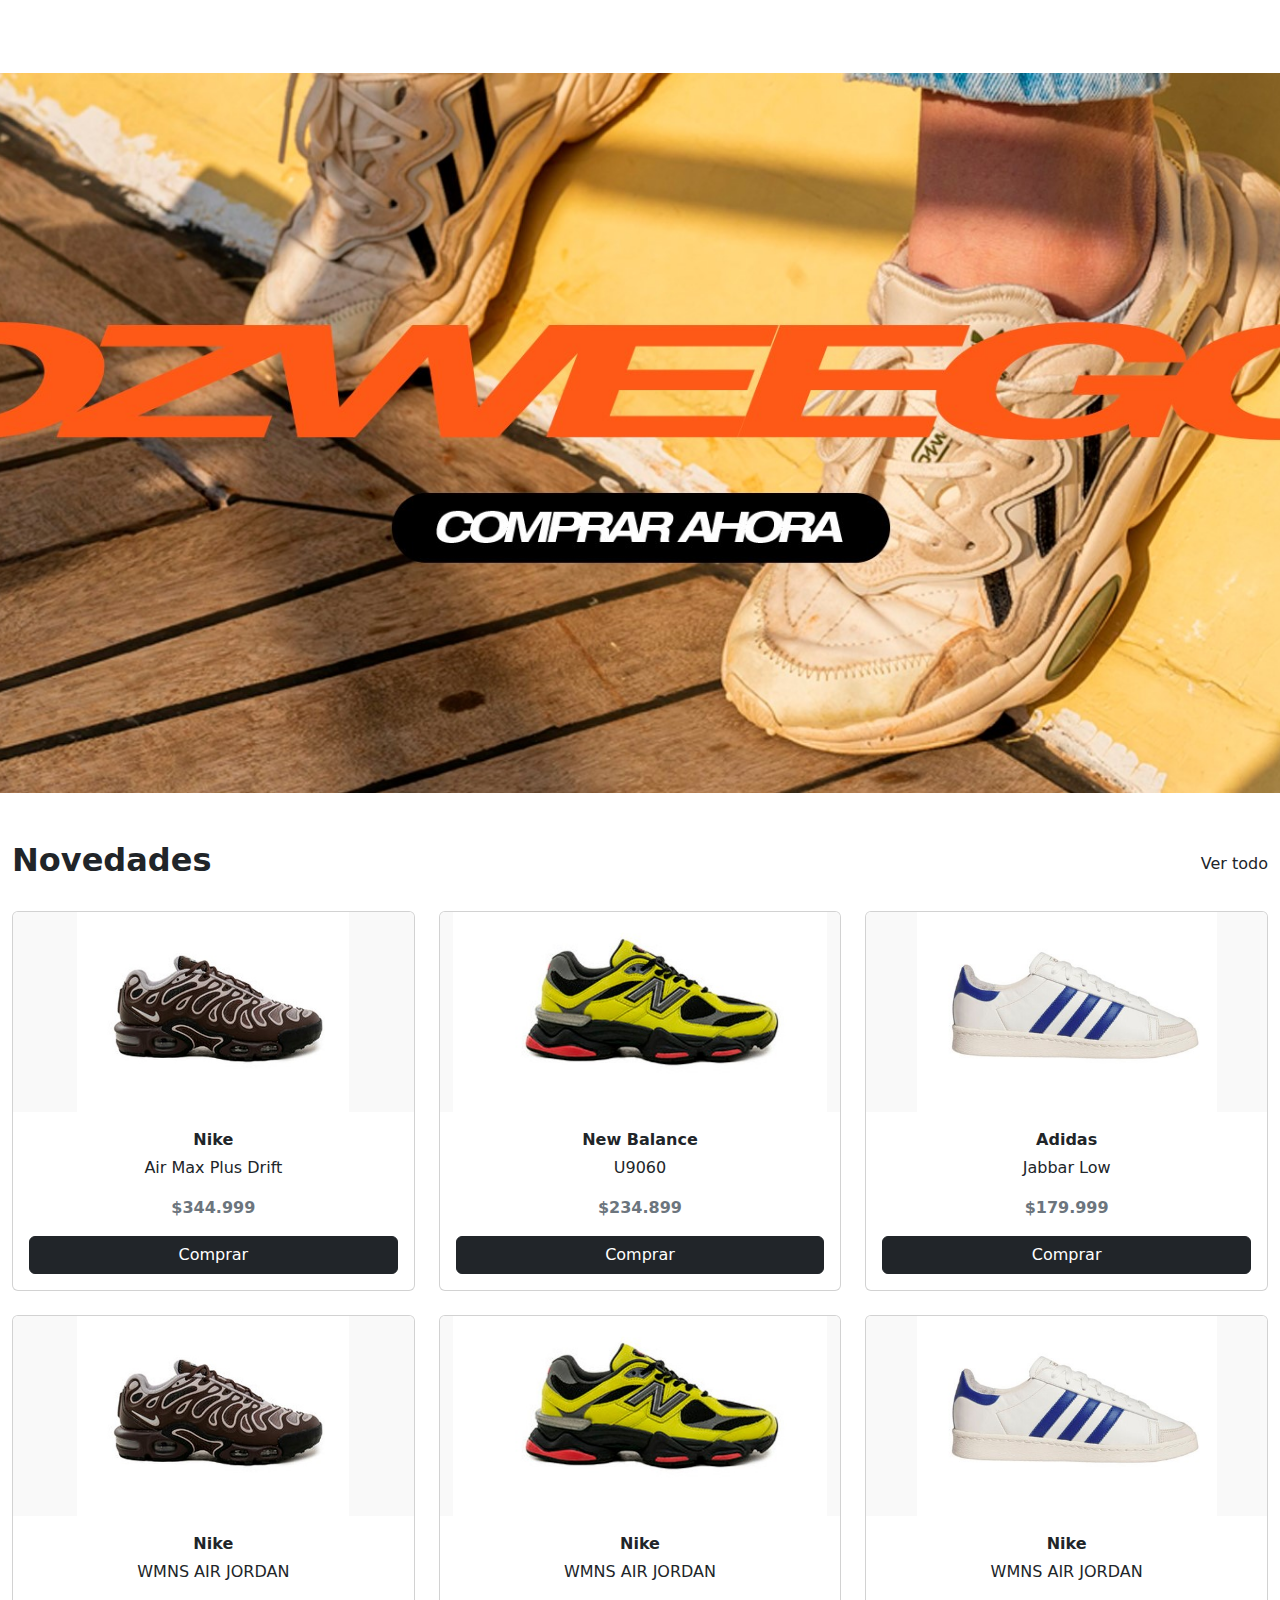
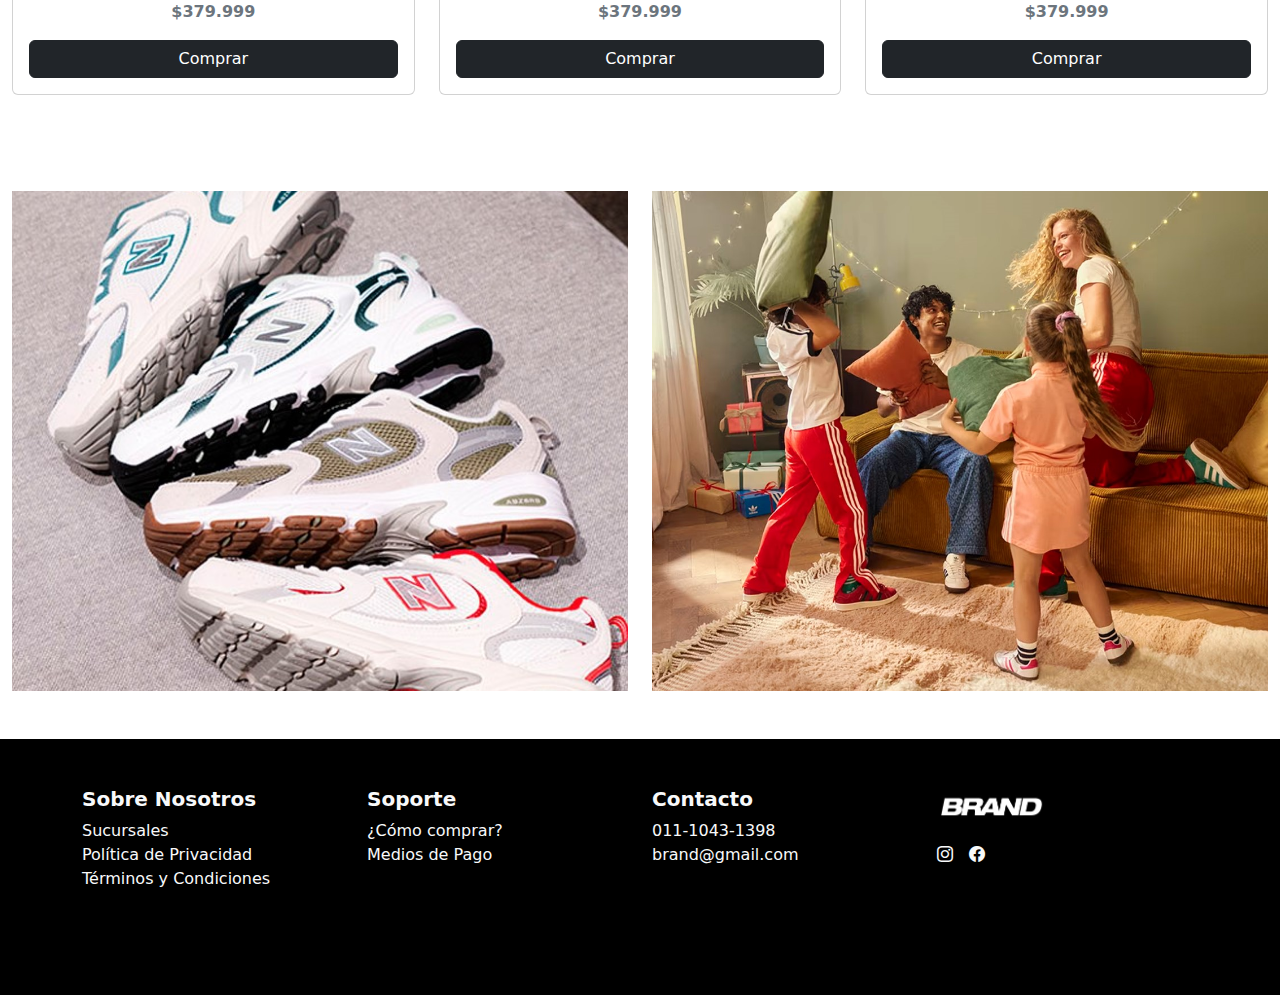
<file: index.html>
<!DOCTYPE html>
<html lang="es">

<head>
    <meta charset="UTF-8">
    <meta name="viewport" content="width=device-width, initial-scale=1">
    <title>Brand - Inicio</title>
    <link href="https://cdn.jsdelivr.net/npm/bootstrap@5.3.0/dist/css/bootstrap.min.css" rel="stylesheet">
    <link rel="stylesheet" href="https://cdn.jsdelivr.net/npm/bootstrap-icons@1.10.5/font/bootstrap-icons.css">
    <link rel="stylesheet" href="css/styles.css">
</head>

<body>
    <header class="border-bottom animate-fade-down">
        <div class="container py-3 d-flex align-items-center justify-content-between">
            <a href="index.html" class="navbar-brand">
                <img src="images/logo.jpg" alt="Brand Logo" style="height: 40px;">
            </a>
            <nav class="d-none d-md-flex gap-4">
                <a href="calzado.html" class="text-decoration-none text-dark">Calzado</a>
                <a href="indumentaria.html" class="text-decoration-none text-dark">Indumentaria</a>
                <a href="sucursales.html" class="text-decoration-none text-dark">Sucursales</a>
            </nav>
            <a href="#" class="text-dark fs-4"><i class="bi bi-person-circle"></i></a>
            <button class="btn btn-light d-md-none" type="button" data-bs-toggle="collapse" data-bs-target="#mobileMenu"
                aria-expanded="false" aria-controls="mobileMenu">
                <i class="bi bi-list"></i>
            </button>
        </div>
        <div class="collapse" id="mobileMenu">
            <div class="bg-light p-3">
                <a href="calzado.html" class="d-block mb-2 text-decoration-none text-dark">Calzado</a>
                <a href="indumentaria.html" class="d-block mb-2 text-decoration-none text-dark">Indumentaria</a>
                <a href="sucursales.html" class="d-block text-decoration-none text-dark">Sucursales</a>
            </div>
        </div>
    </header>
    

    <section class="position-relative hero-section animate-fade-in">
        <h2 class="visually-hidden">Sección Hero</h2>
        <img src="images/hero.jpg" alt="Hero Image" class="w-100 hero-img img-zoom">
    </section>

    <section class="py-5">
        <div class="container-fluid">
            <div class="d-flex justify-content-between align-items-center mb-4">
                <h2 class="fs-2 fw-bold">Novedades</h2>
                <a href="calzado.html" class="text-decoration-none text-dark">Ver todo</a>
            </div>
            <div class="row g-4">
                <div class="col-6 col-md-4 animate-fade-in animate-delay-1">
                    <div class="card product-card h-100">
                        <img src="images/calzado1.jpg" class="card-img-top img-zoom" alt="Nike Air Max Plus Drift">
                        <div class="card-body text-center">
                            <p class="mb-1 fw-bold">Nike</p>
                            <p>Air Max Plus Drift</p>
                            <p class="fw-bold text-secondary">$344.999</p>
                            <a href="#" class="btn btn-dark w-100 btn-animate">Comprar</a>
                        </div>
                    </div>
                </div>

                <div class="col-6 col-md-4 animate-fade-in animate-delay-2">
                    <div class="card product-card h-100">
                        <img src="images/calzado2.jpg" class="card-img-top img-zoom" alt="New Balance U9060">
                        <div class="card-body text-center">
                            <p class="mb-1 fw-bold">New Balance</p>
                            <p>U9060</p>
                            <p class="fw-bold text-secondary">$234.899</p>
                            <a href="#" class="btn btn-dark w-100 btn-animate">Comprar</a>
                        </div>
                    </div>
                </div>

                <div class="col-6 col-md-4 animate-fade-in animate-delay-3">
                    <div class="card product-card h-100">
                        <img src="images/calzado3.jpg" class="card-img-top img-zoom" alt="Adidas Jabbar Low">
                        <div class="card-body text-center">
                            <p class="mb-1 fw-bold">Adidas</p>
                            <p>Jabbar Low</p>
                            <p class="fw-bold text-secondary">$179.999</p>
                            <a href="#" class="btn btn-dark w-100 btn-animate">Comprar</a>
                        </div>
                    </div>
                </div>

                <div class="col-6 col-md-4 animate-fade-in animate-delay-4">
                    <div class="card product-card h-100">
                        <img src="images/calzado1.jpg" class="card-img-top img-zoom" alt="Nike WMNS AIR JORDAN">
                        <div class="card-body text-center">
                            <p class="mb-1 fw-bold">Nike</p>
                            <p>WMNS AIR JORDAN</p>
                            <p class="fw-bold text-secondary">$379.999</p>
                            <a href="#" class="btn btn-dark w-100 btn-animate">Comprar</a>
                        </div>
                    </div>
                </div>

                <div class="col-6 col-md-4 animate-fade-in animate-delay-4">
                    <div class="card product-card h-100">
                        <img src="images/calzado2.jpg" class="card-img-top img-zoom" alt="Nike WMNS AIR JORDAN">
                        <div class="card-body text-center">
                            <p class="mb-1 fw-bold">Nike</p>
                            <p>WMNS AIR JORDAN</p>
                            <p class="fw-bold text-secondary">$379.999</p>
                            <a href="#" class="btn btn-dark w-100 btn-animate">Comprar</a>
                        </div>
                    </div>
                </div>

                <div class="col-6 col-md-4 animate-fade-in animate-delay-4">
                    <div class="card product-card h-100">
                        <img src="images/calzado3.jpg" class="card-img-top img-zoom" alt="Nike WMNS AIR JORDAN">
                        <div class="card-body text-center">
                            <p class="mb-1 fw-bold">Nike</p>
                            <p>WMNS AIR JORDAN</p>
                            <p class="fw-bold text-secondary">$379.999</p>
                            <a href="#" class="btn btn-dark w-100 btn-animate">Comprar</a>
                        </div>
                    </div>
                </div>
            </div>
        </div>
    </section>

    <section class="py-5">
        <h2 class="visually-hidden">Sección Fotos</h2>
        <div class="container-fluid">
            <div class="row g-4">
                <div class="col-12 col-md-6 animate-fade-in animate-delay-1">
                    <img src="images/zapas-muestra.jpg" alt="Imagen 1" class="equal-height-img img-zoom">
                </div>
                <div class="col-12 col-md-6 animate-fade-in animate-delay-2">
                    <img src="images/familia.jpg" alt="Imagen 2" class="equal-height-img img-zoom">
                </div>
            </div>
        </div>
    </section>

    <footer class="bg-dark text-light py-5">
        <div class="container">
            <div class="row mb-4">
                <div class="col-6 col-md-3 mb-3">
                    <h5 class="fw-bold">Sobre Nosotros</h5>
                    <ul class="list-unstyled">
                        <li><a href="sucursales.html" class="text-light text-decoration-none">Sucursales</a></li>
                        <li><a href="#" class="text-light text-decoration-none">Política de Privacidad</a></li>
                        <li><a href="#" class="text-light text-decoration-none">Términos y Condiciones</a></li>
                    </ul>
                </div>
                <div class="col-6 col-md-3 mb-3">
                    <h5 class="fw-bold">Soporte</h5>
                    <ul class="list-unstyled">
                        <li><a href="#" class="text-light text-decoration-none">¿Cómo comprar?</a></li>
                        <li><a href="#" class="text-light text-decoration-none">Medios de Pago</a></li>
                    </ul>
                </div>
                <div class="col-6 col-md-3 mb-3">
                    <h5 class="fw-bold">Contacto</h5>
                    <ul class="list-unstyled">
                        <li>011-1043-1398</li>
                        <li><a href="mailto:brand@gmail.com" class="text-light text-decoration-none">brand@gmail.com</a></li>
                    </ul>
                </div>
                <div class="col-6 col-md-3 mb-3 d-flex flex-column align-items-start">
                    <img src="images/logo.jpg" alt="Brand Logo" class="footer-logo mb-3">
                    <div class="d-flex gap-3">
                        <a href="#" class="text-light"><i class="bi bi-instagram"></i></a>
                        <a href="#" class="text-light"><i class="bi bi-facebook"></i></a>
                    </div>
                </div>
            </div>
        </div>
    </footer>

    <script src="https://cdn.jsdelivr.net/npm/bootstrap@5.3.0/dist/js/bootstrap.bundle.min.js"></script>
</body>

</html>
</file>
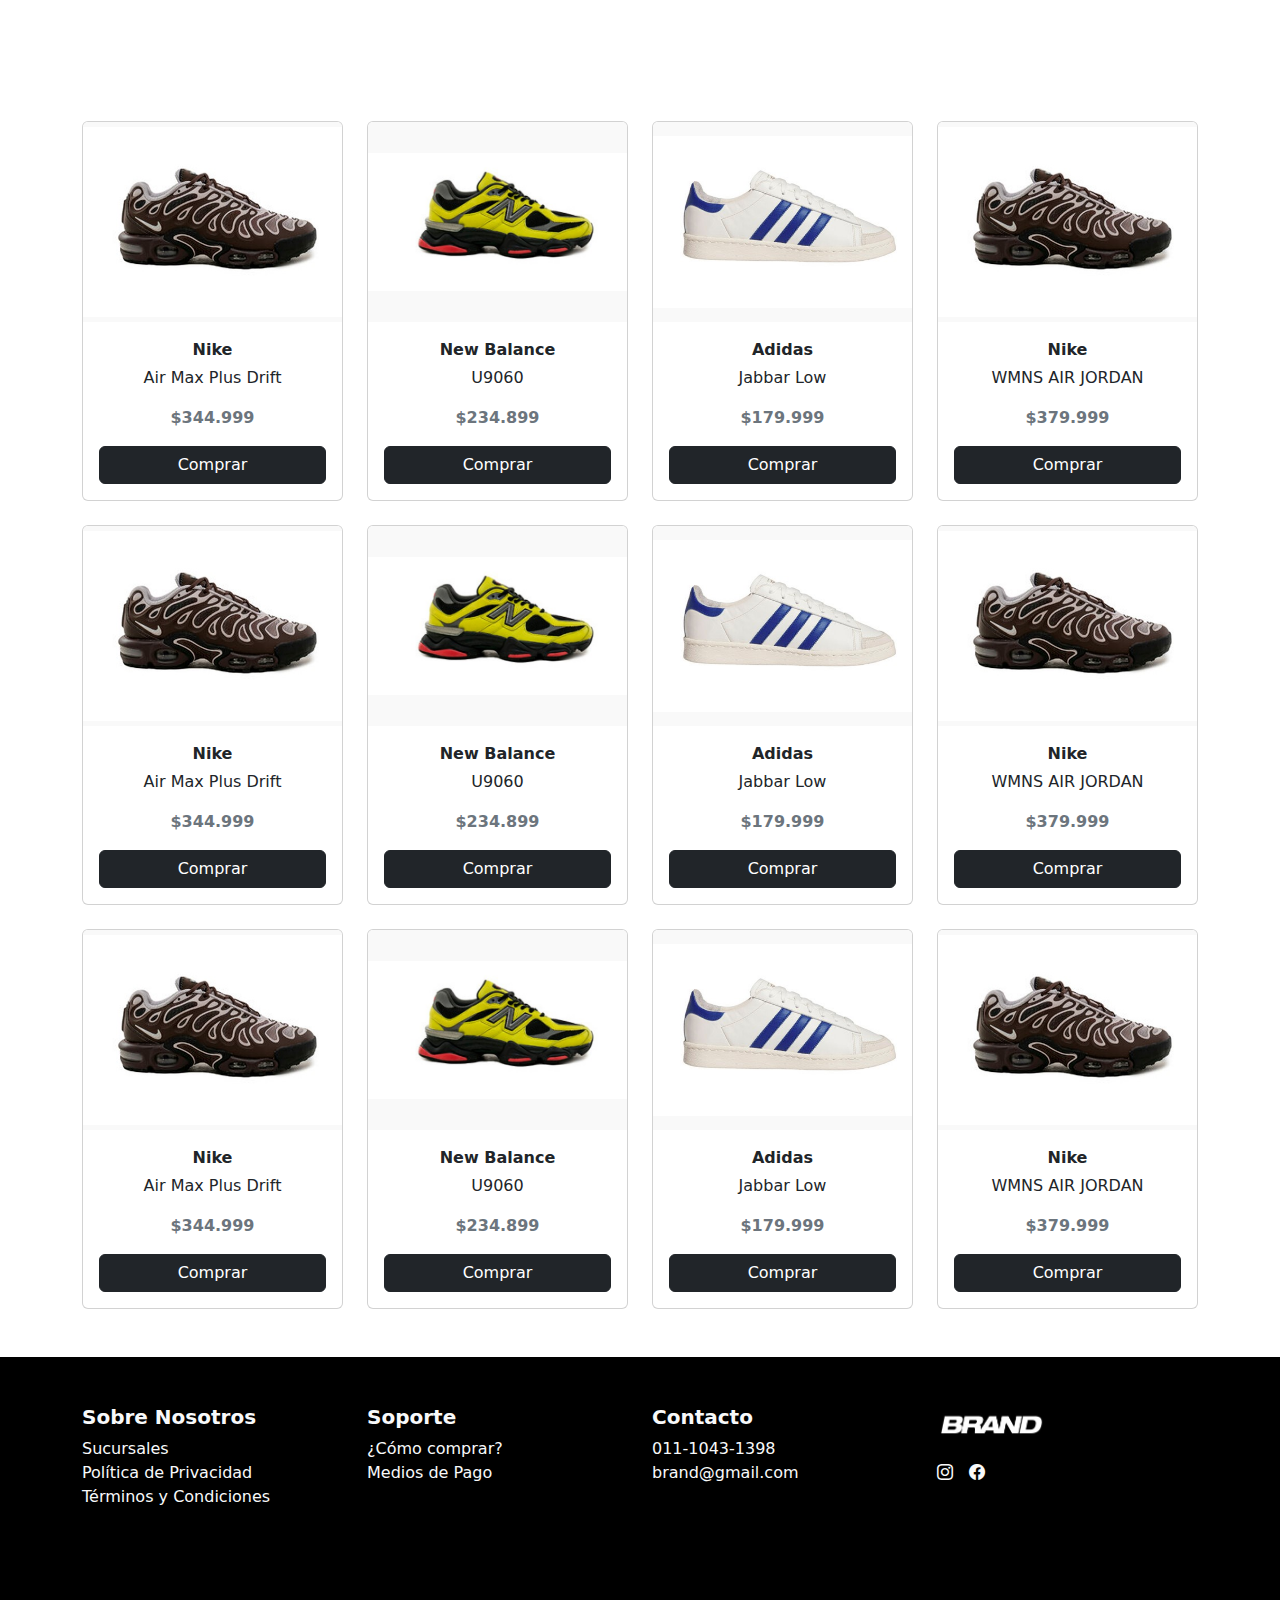
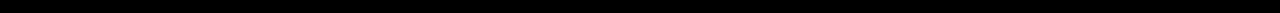
<file: calzado.html>
<!DOCTYPE html>
<html lang="es">
<head>
    <meta charset="UTF-8" >
    <meta name="viewport" content="width=device-width, initial-scale=1" >
    <title>Brand - Calzado</title>
    <link href="https://cdn.jsdelivr.net/npm/bootstrap@5.3.0/dist/css/bootstrap.min.css" rel="stylesheet" >
    <link rel="stylesheet" href="https://cdn.jsdelivr.net/npm/bootstrap-icons@1.10.5/font/bootstrap-icons.css">
    <link rel="stylesheet" href="css/styles.css" >
</head>
<body>

    <header class="border-bottom animate-fade-down">
        <div class="container py-3 d-flex align-items-center justify-content-between">
            <a href="index.html" class="navbar-brand">
                <img src="images/logo.jpg" alt="Brand Logo" style="height: 40px;">
            </a>
            <nav class="d-none d-md-flex gap-4">
                <a href="calzado.html" class="text-decoration-none text-dark">Calzado</a>
                <a href="indumentaria.html" class="text-decoration-none text-dark">Indumentaria</a>
                <a href="sucursales.html" class="text-decoration-none text-dark">Sucursales</a>
            </nav>
            <a href="#" class="text-dark fs-4"><i class="bi bi-person-circle"></i></a>
            <button class="btn btn-light d-md-none" type="button" data-bs-toggle="collapse" data-bs-target="#mobileMenu"
                aria-expanded="false" aria-controls="mobileMenu">
                <i class="bi bi-list"></i>
            </button>
        </div>
        <div class="collapse" id="mobileMenu">
            <div class="bg-light p-3">
                <a href="calzado.html" class="d-block mb-2 text-decoration-none text-dark">Calzado</a>
                <a href="indumentaria.html" class="d-block mb-2 text-decoration-none text-dark">Indumentaria</a>
                <a href="sucursales.html" class="d-block text-decoration-none text-dark">Sucursales</a>
            </div>
        </div>
    </header>
    

    <section class="py-5">
        <h2 class="visually-hidden">Sección Fotos</h2>
        <div class="container">
            <div class="row g-4">
                <div class="col-6 col-md-4 col-lg-3 animate-fade-in animate-delay-1">
                    <div class="card product-card h-100">
                        <img src="images/calzado1.jpg" class="card-img-top img-zoom" alt="Nike Air Max Plus Drift">
                        <div class="card-body text-center">
                            <p class="mb-1 fw-bold">Nike</p>
                            <p>Air Max Plus Drift</p>
                            <p class="fw-bold text-secondary">$344.999</p>
                            <a href="#" class="btn btn-dark w-100 btn-animate">Comprar</a>
                        </div>
                    </div>
                </div>

                <div class="col-6 col-md-4 col-lg-3 animate-fade-in animate-delay-2">
                    <div class="card product-card h-100">
                        <img src="images/calzado2.jpg" class="card-img-top img-zoom" alt="New Balance U9060">
                        <div class="card-body text-center">
                            <p class="mb-1 fw-bold">New Balance</p>
                            <p>U9060</p>
                            <p class="fw-bold text-secondary">$234.899</p>
                            <a href="#" class="btn btn-dark w-100 btn-animate">Comprar</a>
                        </div>
                    </div>
                </div>

                <div class="col-6 col-md-4 col-lg-3 animate-fade-in animate-delay-3">
                    <div class="card product-card h-100">
                        <img src="images/calzado3.jpg" class="card-img-top img-zoom" alt="Adidas Jabbar Low">
                        <div class="card-body text-center">
                            <p class="mb-1 fw-bold">Adidas</p>
                            <p>Jabbar Low</p>
                            <p class="fw-bold text-secondary">$179.999</p>
                            <a href="#" class="btn btn-dark w-100 btn-animate">Comprar</a>
                        </div>
                    </div>
                </div>

                <div class="col-6 col-md-4 col-lg-3 animate-fade-in animate-delay-4">
                    <div class="card product-card h-100">
                        <img src="images/calzado1.jpg" class="card-img-top img-zoom" alt="Nike WMNS AIR JORDAN">
                        <div class="card-body text-center">
                            <p class="mb-1 fw-bold">Nike</p>
                            <p>WMNS AIR JORDAN</p>
                            <p class="fw-bold text-secondary">$379.999</p>
                            <a href="#" class="btn btn-dark w-100 btn-animate">Comprar</a>
                        </div>
                    </div>
                </div>

                <div class="col-6 col-md-4 col-lg-3 animate-fade-in animate-delay-1">
                    <div class="card product-card h-100">
                        <img src="images/calzado1.jpg" class="card-img-top img-zoom" alt="Nike Air Max Plus Drift">
                        <div class="card-body text-center">
                            <p class="mb-1 fw-bold">Nike</p>
                            <p>Air Max Plus Drift</p>
                            <p class="fw-bold text-secondary">$344.999</p>
                            <a href="#" class="btn btn-dark w-100 btn-animate">Comprar</a>
                        </div>
                    </div>
                </div>

                <div class="col-6 col-md-4 col-lg-3 animate-fade-in animate-delay-2">
                    <div class="card product-card h-100">
                        <img src="images/calzado2.jpg" class="card-img-top img-zoom" alt="New Balance U9060">
                        <div class="card-body text-center">
                            <p class="mb-1 fw-bold">New Balance</p>
                            <p>U9060</p>
                            <p class="fw-bold text-secondary">$234.899</p>
                            <a href="#" class="btn btn-dark w-100 btn-animate">Comprar</a>
                        </div>
                    </div>
                </div>

                <div class="col-6 col-md-4 col-lg-3 animate-fade-in animate-delay-3">
                    <div class="card product-card h-100">
                        <img src="images/calzado3.jpg" class="card-img-top img-zoom" alt="Adidas Jabbar Low">
                        <div class="card-body text-center">
                            <p class="mb-1 fw-bold">Adidas</p>
                            <p>Jabbar Low</p>
                            <p class="fw-bold text-secondary">$179.999</p>
                            <a href="#" class="btn btn-dark w-100 btn-animate">Comprar</a>
                        </div>
                    </div>
                </div>

                <div class="col-6 col-md-4 col-lg-3 animate-fade-in animate-delay-4">
                    <div class="card product-card h-100">
                        <img src="images/calzado1.jpg" class="card-img-top img-zoom" alt="Nike WMNS AIR JORDAN">
                        <div class="card-body text-center">
                            <p class="mb-1 fw-bold">Nike</p>
                            <p>WMNS AIR JORDAN</p>
                            <p class="fw-bold text-secondary">$379.999</p>
                            <a href="#" class="btn btn-dark w-100 btn-animate">Comprar</a>
                        </div>
                    </div>
                </div>

                <div class="col-6 col-md-4 col-lg-3 animate-fade-in animate-delay-1">
                    <div class="card product-card h-100">
                        <img src="images/calzado1.jpg" class="card-img-top img-zoom" alt="Nike Air Max Plus Drift">
                        <div class="card-body text-center">
                            <p class="mb-1 fw-bold">Nike</p>
                            <p>Air Max Plus Drift</p>
                            <p class="fw-bold text-secondary">$344.999</p>
                            <a href="#" class="btn btn-dark w-100 btn-animate">Comprar</a>
                        </div>
                    </div>
                </div>

                <div class="col-6 col-md-4 col-lg-3 animate-fade-in animate-delay-2">
                    <div class="card product-card h-100">
                        <img src="images/calzado2.jpg" class="card-img-top img-zoom" alt="New Balance U9060">
                        <div class="card-body text-center">
                            <p class="mb-1 fw-bold">New Balance</p>
                            <p>U9060</p>
                            <p class="fw-bold text-secondary">$234.899</p>
                            <a href="#" class="btn btn-dark w-100 btn-animate">Comprar</a>
                        </div>
                    </div>
                </div>

                <div class="col-6 col-md-4 col-lg-3 animate-fade-in animate-delay-3">
                    <div class="card product-card h-100">
                        <img src="images/calzado3.jpg" class="card-img-top img-zoom" alt="Adidas Jabbar Low">
                        <div class="card-body text-center">
                            <p class="mb-1 fw-bold">Adidas</p>
                            <p>Jabbar Low</p>
                            <p class="fw-bold text-secondary">$179.999</p>
                            <a href="#" class="btn btn-dark w-100 btn-animate">Comprar</a>
                        </div>
                    </div>
                </div>

                <div class="col-6 col-md-4 col-lg-3 animate-fade-in animate-delay-4">
                    <div class="card product-card h-100">
                        <img src="images/calzado1.jpg" class="card-img-top img-zoom" alt="Nike WMNS AIR JORDAN">
                        <div class="card-body text-center">
                            <p class="mb-1 fw-bold">Nike</p>
                            <p>WMNS AIR JORDAN</p>
                            <p class="fw-bold text-secondary">$379.999</p>
                            <a href="#" class="btn btn-dark w-100 btn-animate">Comprar</a>
                        </div>
                    </div>
                </div>

            </div>
        </div>
    </section>

    <footer class="bg-dark text-light py-5">
        <div class="container">
            <div class="row mb-4">
                <div class="col-6 col-md-3 mb-3">
                    <h5 class="fw-bold">Sobre Nosotros</h5>
                    <ul class="list-unstyled">
                        <li><a href="sucursales.html" class="text-light text-decoration-none">Sucursales</a></li>
                        <li><a href="#" class="text-light text-decoration-none">Política de Privacidad</a></li>
                        <li><a href="#" class="text-light text-decoration-none">Términos y Condiciones</a></li>
                    </ul>
                </div>
                <div class="col-6 col-md-3 mb-3">
                    <h5 class="fw-bold">Soporte</h5>
                    <ul class="list-unstyled">
                        <li><a href="#" class="text-light text-decoration-none">¿Cómo comprar?</a></li>
                        <li><a href="#" class="text-light text-decoration-none">Medios de Pago</a></li>
                    </ul>
                </div>
                <div class="col-6 col-md-3 mb-3">
                    <h5 class="fw-bold">Contacto</h5>
                    <ul class="list-unstyled">
                        <li>011-1043-1398</li>
                        <li><a href="mailto:brand@gmail.com" class="text-light text-decoration-none">brand@gmail.com</a></li>
                    </ul>
                </div>
                <div class="col-6 col-md-3 mb-3 d-flex flex-column align-items-start">
                    <img src="images/logo.jpg" alt="Brand Logo" class="footer-logo mb-3">
                    <div class="d-flex gap-3">
                        <a href="#" class="text-light"><i class="bi bi-instagram"></i></a>
                        <a href="#" class="text-light"><i class="bi bi-facebook"></i></a>
                    </div>
                </div>
            </div>
        </div>
    </footer>

    <script src="https://cdn.jsdelivr.net/npm/bootstrap@5.3.0/dist/js/bootstrap.bundle.min.js"></script>
</body>

</html>
</file>
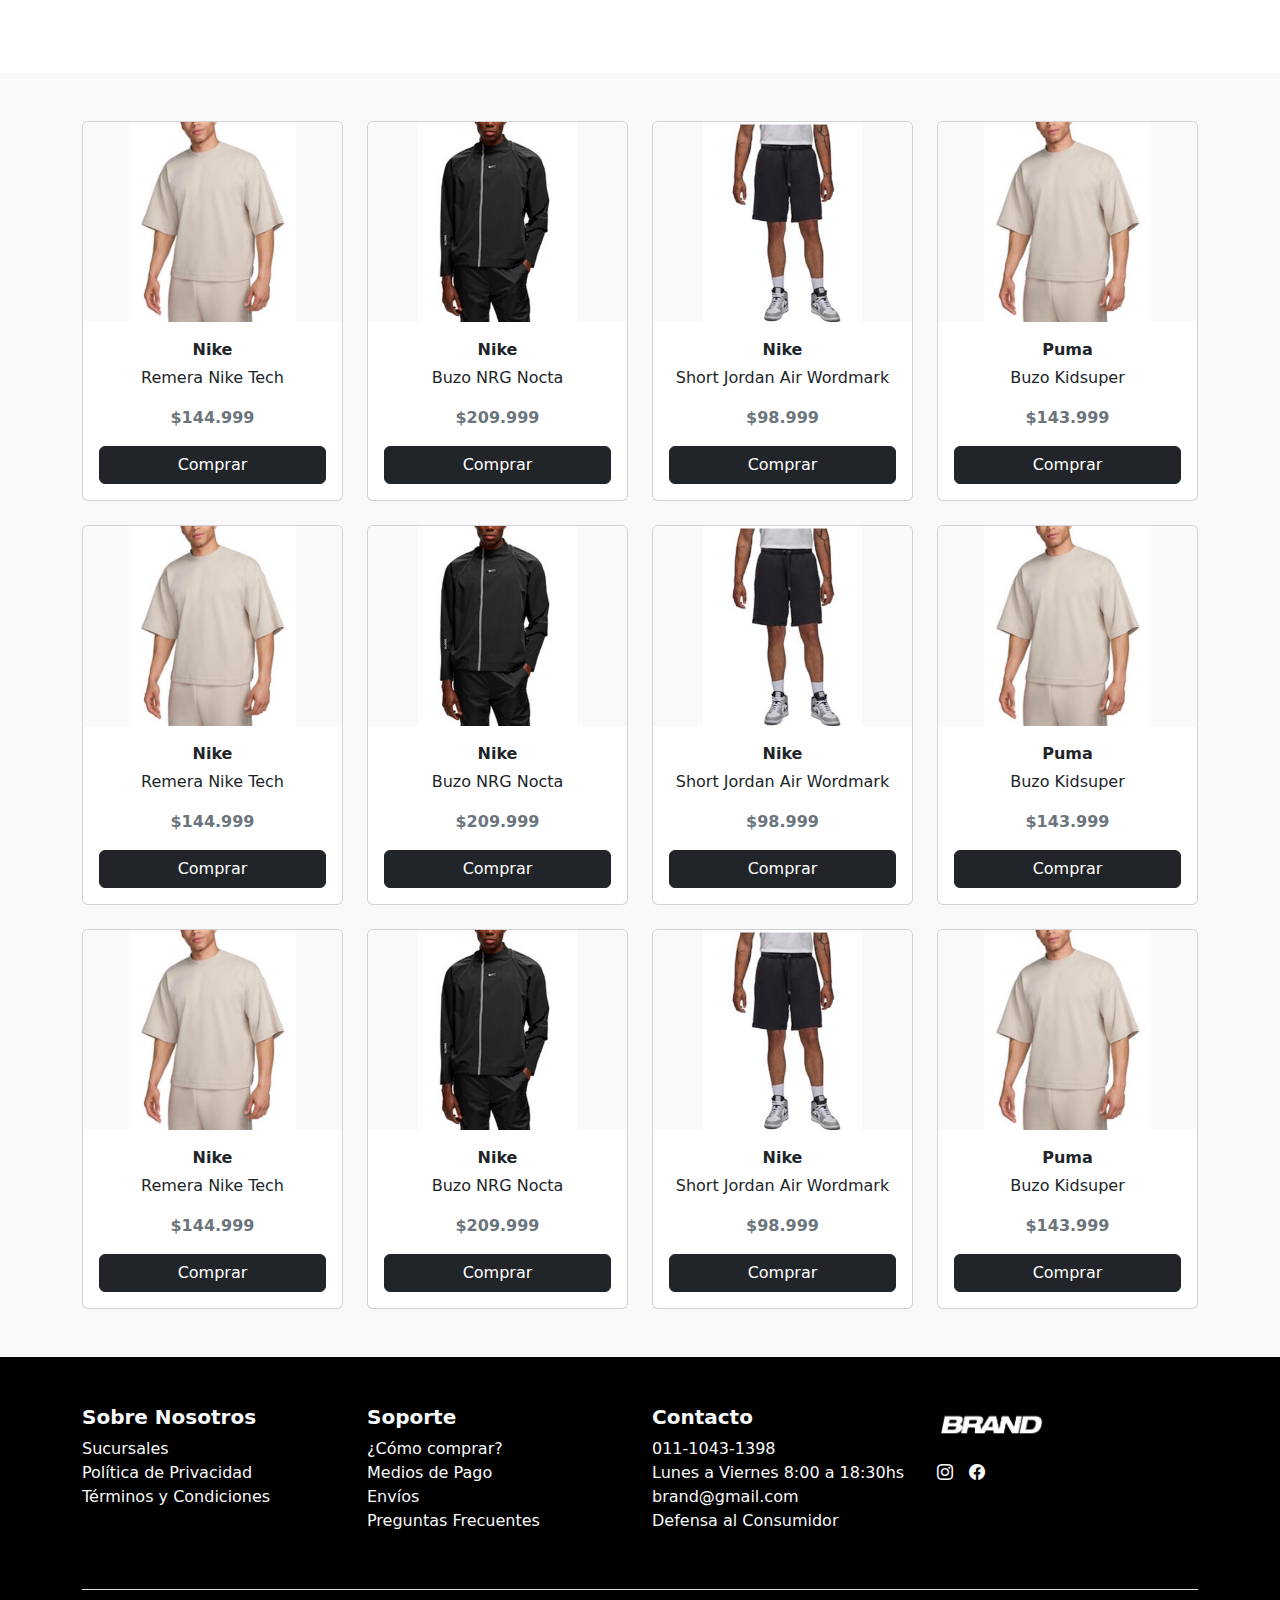
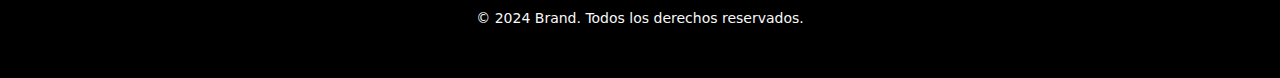
<file: indumentaria.html>
<!DOCTYPE html>
<html lang="es">
<head>
    <meta charset="UTF-8" >
    <meta name="viewport" content="width=device-width, initial-scale=1" >
    <title>Brand - Indumentaria</title>
    <link href="https://cdn.jsdelivr.net/npm/bootstrap@5.3.0/dist/css/bootstrap.min.css" rel="stylesheet" >
    <link rel="stylesheet" href="https://cdn.jsdelivr.net/npm/bootstrap-icons@1.10.5/font/bootstrap-icons.css">
    <link rel="stylesheet" href="css/styles.css" >
</head>
<body>
    <header class="border-bottom animate-fade-down">
        <div class="container py-3 d-flex align-items-center justify-content-between">
            <a href="index.html" class="navbar-brand">
                <img src="images/logo.jpg" alt="Brand Logo" style="height: 40px;">
            </a>
            <nav class="d-none d-md-flex gap-4">
                <a href="calzado.html" class="text-decoration-none text-dark">Calzado</a>
                <a href="indumentaria.html" class="text-decoration-none text-dark">Indumentaria</a>
                <a href="sucursales.html" class="text-decoration-none text-dark">Sucursales</a>
            </nav>
            <a href="#" class="text-dark fs-4"><i class="bi bi-person-circle"></i></a>
            <button class="btn btn-light d-md-none" type="button" data-bs-toggle="collapse" data-bs-target="#mobileMenu"
                aria-expanded="false" aria-controls="mobileMenu">
                <i class="bi bi-list"></i>
            </button>
        </div>
        <div class="collapse" id="mobileMenu">
            <div class="bg-light p-3">
                <a href="calzado.html" class="d-block mb-2 text-decoration-none text-dark">Calzado</a>
                <a href="indumentaria.html" class="d-block mb-2 text-decoration-none text-dark">Indumentaria</a>
                <a href="sucursales.html" class="d-block text-decoration-none text-dark">Sucursales</a>
            </div>
        </div>
    </header>
    

    <section class="py-5 bg-light">
        <h2 class="visually-hidden">Sección Indumentaria</h2>
        <div class="container">
            <div class="row g-4">
                <div class="col-6 col-md-4 col-lg-3 animate-fade-in animate-delay-1">
                    <div class="card product-card h-100">
                        <img src="images/indumentaria4.jpg" class="card-img-top img-zoom" alt="Remera Nike Tech">
                        <div class="card-body text-center">
                            <p class="mb-1 fw-bold">Nike</p>
                            <p>Remera Nike Tech</p>
                            <p class="fw-bold text-secondary">$144.999</p>
                            <a href="#" class="btn btn-dark w-100 btn-animate">Comprar</a>
                        </div>
                    </div>
                </div>
                <div class="col-6 col-md-4 col-lg-3 animate-fade-in animate-delay-2">
                    <div class="card product-card h-100">
                        <img src="images/indumentaria5.jpg" class="card-img-top img-zoom" alt="Buzo NRG Nocta">
                        <div class="card-body text-center">
                            <p class="mb-1 fw-bold">Nike</p>
                            <p>Buzo NRG Nocta</p>
                            <p class="fw-bold text-secondary">$209.999</p>
                            <a href="#" class="btn btn-dark w-100 btn-animate">Comprar</a>
                        </div>
                    </div>
                </div>
                <div class="col-6 col-md-4 col-lg-3 animate-fade-in animate-delay-3">
                    <div class="card product-card h-100">
                        <img src="images/indumentaria6.jpg" class="card-img-top img-zoom" alt="Short Jordan Air Wordmark">
                        <div class="card-body text-center">
                            <p class="mb-1 fw-bold">Nike</p>
                            <p>Short Jordan Air Wordmark</p>
                            <p class="fw-bold text-secondary">$98.999</p>
                            <a href="#" class="btn btn-dark w-100 btn-animate">Comprar</a>
                        </div>
                    </div>
                </div>
                <div class="col-6 col-md-4 col-lg-3 animate-fade-in animate-delay-4">
                    <div class="card product-card h-100">
                        <img src="images/indumentaria4.jpg" class="card-img-top img-zoom" alt="Buzo Kidsuper">
                        <div class="card-body text-center">
                            <p class="mb-1 fw-bold">Puma</p>
                            <p>Buzo Kidsuper</p>
                            <p class="fw-bold text-secondary">$143.999</p>
                            <a href="#" class="btn btn-dark w-100 btn-animate">Comprar</a>
                        </div>
                    </div>
                </div>
                <div class="col-6 col-md-4 col-lg-3 animate-fade-in animate-delay-1">
                    <div class="card product-card h-100">
                        <img src="images/indumentaria4.jpg" class="card-img-top img-zoom" alt="Remera Nike Tech">
                        <div class="card-body text-center">
                            <p class="mb-1 fw-bold">Nike</p>
                            <p>Remera Nike Tech</p>
                            <p class="fw-bold text-secondary">$144.999</p>
                            <a href="#" class="btn btn-dark w-100 btn-animate">Comprar</a>
                        </div>
                    </div>
                </div>
                <div class="col-6 col-md-4 col-lg-3 animate-fade-in animate-delay-2">
                    <div class="card product-card h-100">
                        <img src="images/indumentaria5.jpg" class="card-img-top img-zoom" alt="Buzo NRG Nocta">
                        <div class="card-body text-center">
                            <p class="mb-1 fw-bold">Nike</p>
                            <p>Buzo NRG Nocta</p>
                            <p class="fw-bold text-secondary">$209.999</p>
                            <a href="#" class="btn btn-dark w-100 btn-animate">Comprar</a>
                        </div>
                    </div>
                </div>
                <div class="col-6 col-md-4 col-lg-3 animate-fade-in animate-delay-3">
                    <div class="card product-card h-100">
                        <img src="images/indumentaria6.jpg" class="card-img-top img-zoom" alt="Short Jordan Air Wordmark">
                        <div class="card-body text-center">
                            <p class="mb-1 fw-bold">Nike</p>
                            <p>Short Jordan Air Wordmark</p>
                            <p class="fw-bold text-secondary">$98.999</p>
                            <a href="#" class="btn btn-dark w-100 btn-animate">Comprar</a>
                        </div>
                    </div>
                </div>
                <div class="col-6 col-md-4 col-lg-3 animate-fade-in animate-delay-4">
                    <div class="card product-card h-100">
                        <img src="images/indumentaria4.jpg" class="card-img-top img-zoom" alt="Buzo Kidsuper">
                        <div class="card-body text-center">
                            <p class="mb-1 fw-bold">Puma</p>
                            <p>Buzo Kidsuper</p>
                            <p class="fw-bold text-secondary">$143.999</p>
                            <a href="#" class="btn btn-dark w-100 btn-animate">Comprar</a>
                        </div>
                    </div>
                </div>
                <div class="col-6 col-md-4 col-lg-3 animate-fade-in animate-delay-1">
                    <div class="card product-card h-100">
                        <img src="images/indumentaria4.jpg" class="card-img-top img-zoom" alt="Remera Nike Tech">
                        <div class="card-body text-center">
                            <p class="mb-1 fw-bold">Nike</p>
                            <p>Remera Nike Tech</p>
                            <p class="fw-bold text-secondary">$144.999</p>
                            <a href="#" class="btn btn-dark w-100 btn-animate">Comprar</a>
                        </div>
                    </div>
                </div>
                <div class="col-6 col-md-4 col-lg-3 animate-fade-in animate-delay-2">
                    <div class="card product-card h-100">
                        <img src="images/indumentaria5.jpg" class="card-img-top img-zoom" alt="Buzo NRG Nocta">
                        <div class="card-body text-center">
                            <p class="mb-1 fw-bold">Nike</p>
                            <p>Buzo NRG Nocta</p>
                            <p class="fw-bold text-secondary">$209.999</p>
                            <a href="#" class="btn btn-dark w-100 btn-animate">Comprar</a>
                        </div>
                    </div>
                </div>
                <div class="col-6 col-md-4 col-lg-3 animate-fade-in animate-delay-3">
                    <div class="card product-card h-100">
                        <img src="images/indumentaria6.jpg" class="card-img-top img-zoom" alt="Short Jordan Air Wordmark">
                        <div class="card-body text-center">
                            <p class="mb-1 fw-bold">Nike</p>
                            <p>Short Jordan Air Wordmark</p>
                            <p class="fw-bold text-secondary">$98.999</p>
                            <a href="#" class="btn btn-dark w-100 btn-animate">Comprar</a>
                        </div>
                    </div>
                </div>
                <div class="col-6 col-md-4 col-lg-3 animate-fade-in animate-delay-4">
                    <div class="card product-card h-100">
                        <img src="images/indumentaria4.jpg" class="card-img-top img-zoom" alt="Buzo Kidsuper">
                        <div class="card-body text-center">
                            <p class="mb-1 fw-bold">Puma</p>
                            <p>Buzo Kidsuper</p>
                            <p class="fw-bold text-secondary">$143.999</p>
                            <a href="#" class="btn btn-dark w-100 btn-animate">Comprar</a>
                        </div>
                    </div>
                </div>
            </div>
        </div>
    </section>

<footer class="bg-dark text-light py-5">
    <div class="container">
        <div class="row mb-4">
            <div class="col-6 col-md-3 mb-3">
                <h5 class="fw-bold">Sobre Nosotros</h5>
                <ul class="list-unstyled">
                    <li><a href="sucursales.html" class="text-light text-decoration-none">Sucursales</a></li>
                    <li><a href="#" class="text-light text-decoration-none">Política de Privacidad</a></li>
                    <li><a href="#" class="text-light text-decoration-none">Términos y Condiciones</a></li>
                </ul>
            </div>
            <div class="col-6 col-md-3 mb-3">
                <h5 class="fw-bold">Soporte</h5>
                <ul class="list-unstyled">
                    <li><a href="#" class="text-light text-decoration-none">¿Cómo comprar?</a></li>
                    <li><a href="#" class="text-light text-decoration-none">Medios de Pago</a></li>
                    <li><a href="#" class="text-light text-decoration-none">Envíos</a></li>
                    <li><a href="#" class="text-light text-decoration-none">Preguntas Frecuentes</a></li>
                </ul>
            </div>
            <div class="col-6 col-md-3 mb-3">
                <h5 class="fw-bold">Contacto</h5>
                <ul class="list-unstyled">
                    <li>011-1043-1398</li>
                    <li>Lunes a Viernes 8:00 a 18:30hs</li>
                    <li><a href="mailto:brand@gmail.com" class="text-light text-decoration-none">brand@gmail.com</a></li>
                    <li><a href="#" class="text-light text-decoration-none">Defensa al Consumidor</a></li>
                </ul>
            </div>
            <div class="col-6 col-md-3 mb-3 d-flex flex-column align-items-start">
                <img src="images/logo.jpg" alt="Brand Logo" class="footer-logo mb-3">
                <div class="d-flex gap-3">
                    <a href="#" class="text-light"><i class="bi bi-instagram"></i></a>
                    <a href="#" class="text-light"><i class="bi bi-facebook"></i></a>
                </div>
            </div>
        </div>
        <div class="text-center border-top pt-3">
            <small>&copy; 2024 Brand. Todos los derechos reservados.</small>
        </div>
    </div>
</footer>

<script src="https://cdn.jsdelivr.net/npm/bootstrap@5.3.0/dist/js/bootstrap.bundle.min.js"></script>

</body>
</html>
</file>
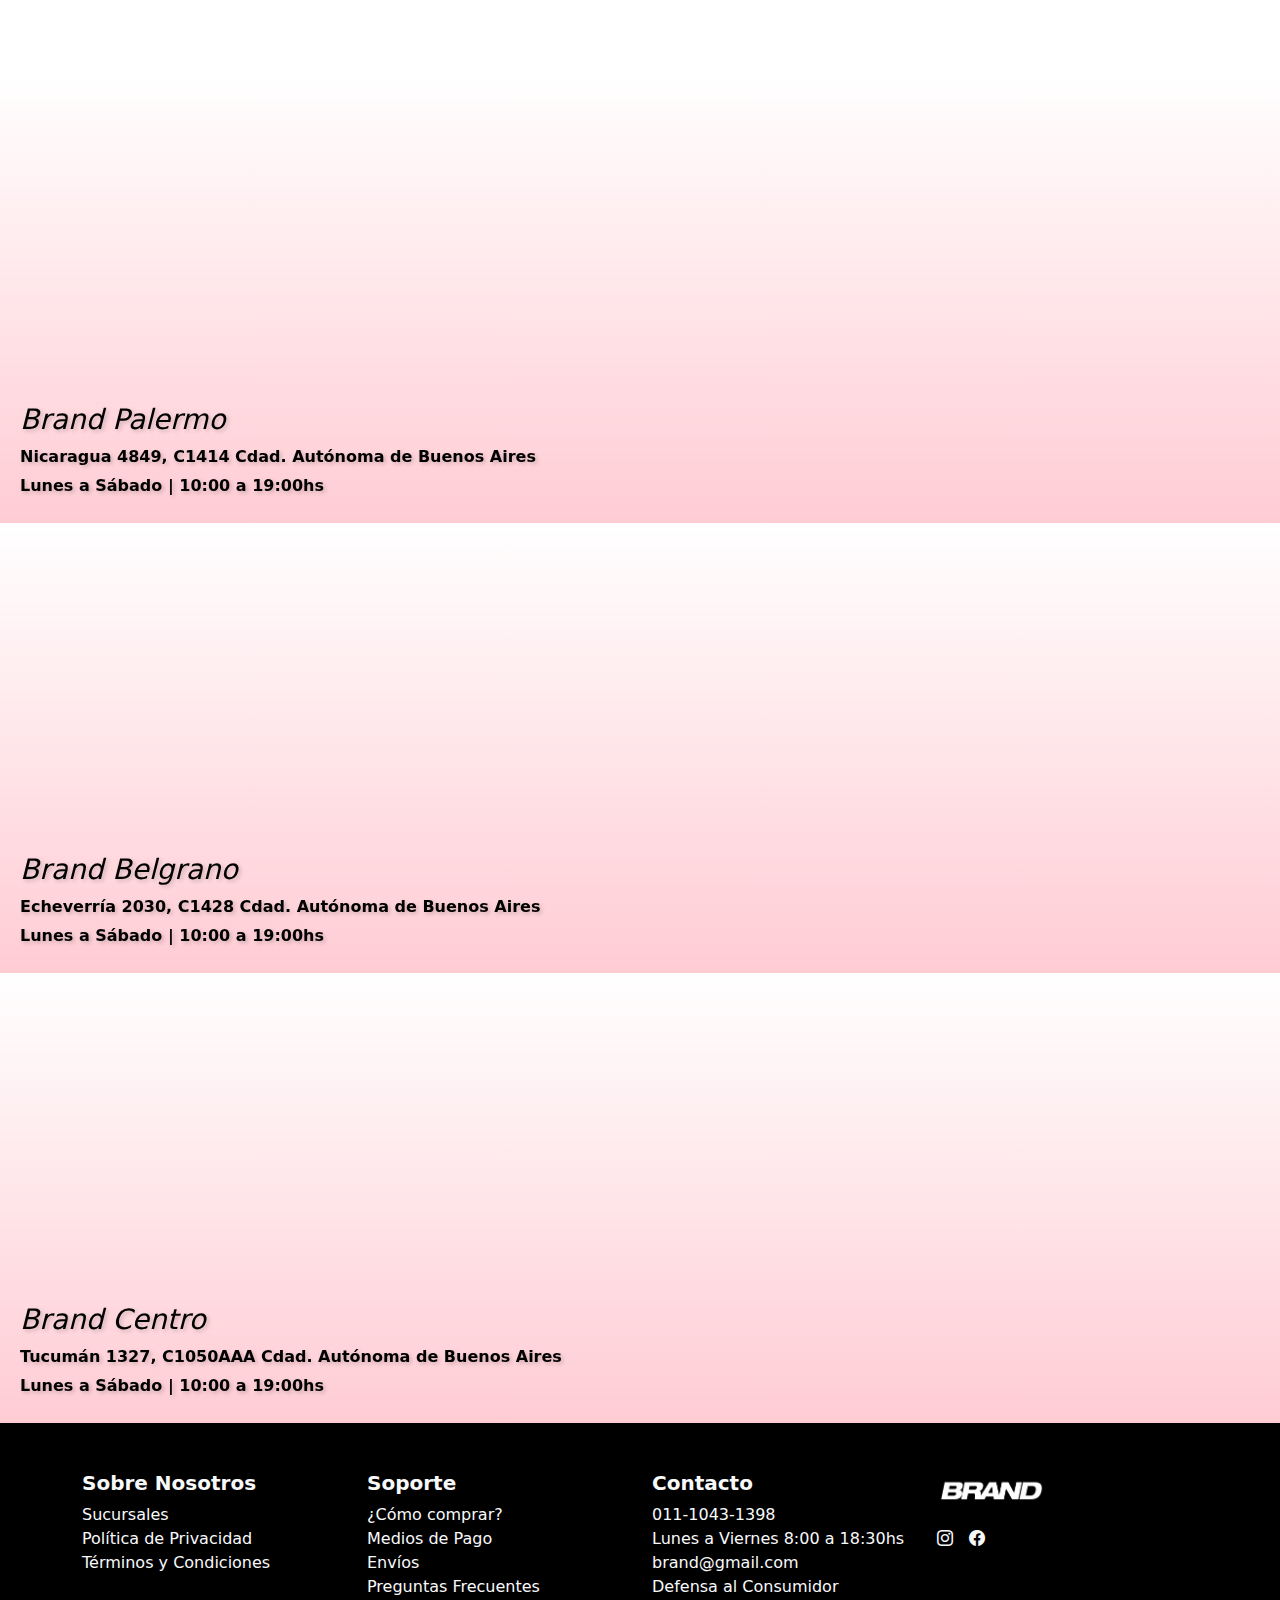
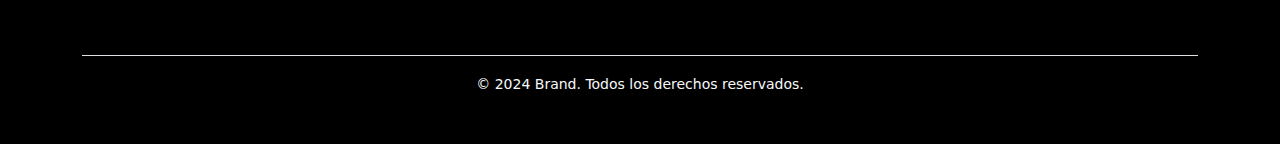
<file: sucursales.html>
<!DOCTYPE html>
<html lang="es">
<head>
    <meta charset="UTF-8" >
    <meta name="viewport" content="width=device-width, initial-scale=1" >
    <title>Brand - Sucursales</title>
    <link href="https://cdn.jsdelivr.net/npm/bootstrap@5.3.0/dist/css/bootstrap.min.css" rel="stylesheet" >
    <link rel="stylesheet" href="https://cdn.jsdelivr.net/npm/bootstrap-icons@1.10.5/font/bootstrap-icons.css">
    <link rel="stylesheet" href="css/styles.css" >
</head>
<body>

    <header class="border-bottom animate-fade-down">
        <div class="container py-3 d-flex align-items-center justify-content-between">
            <a href="index.html" class="navbar-brand">
                <img src="images/logo.jpg" alt="Brand Logo" style="height: 40px;">
            </a>
            <nav class="d-none d-md-flex gap-4">
                <a href="calzado.html" class="text-decoration-none text-dark">Calzado</a>
                <a href="indumentaria.html" class="text-decoration-none text-dark">Indumentaria</a>
                <a href="sucursales.html" class="text-decoration-none text-dark">Sucursales</a>
            </nav>
            <a href="#" class="text-dark fs-4"><i class="bi bi-person-circle"></i></a>
            <button class="btn btn-light d-md-none" type="button" data-bs-toggle="collapse" data-bs-target="#mobileMenu"
                aria-expanded="false" aria-controls="mobileMenu">
                <i class="bi bi-list"></i>
            </button>
        </div>
        <div class="collapse" id="mobileMenu">
            <div class="bg-light p-3">
                <a href="calzado.html" class="d-block mb-2 text-decoration-none text-dark">Calzado</a>
                <a href="indumentaria.html" class="d-block mb-2 text-decoration-none text-dark">Indumentaria</a>
                <a href="sucursales.html" class="d-block text-decoration-none text-dark">Sucursales</a>
            </div>
        </div>
    </header>
    

<section class="py-0">
    <div class="container-fluid px-0">
      <div class="sucursal-map-container">
        <div class="sucursal-overlay"></div>
        <iframe 
          src="https://www.google.com/maps/embed?pb=!1m18!1m12!1m3!1d3284.707762745032!2d-58.430021123531816!3d-34.58626035657763!2m3!1f0!2f0!3f0!3m2!1i1024!2i768!4f13.1!3m3!1m2!1s0x95bcb5860d73107b%3A0x3974a49d676a503a!2sNicaragua%204849%2C%20C1414BVK%20Cdad.%20Aut%C3%B3noma%20de%20Buenos%20Aires!5e0!3m2!1ses!2sar!4v1734465191138!5m2!1ses!2sar" 
          class="sucursal-map" allowfullscreen="" loading="lazy"></iframe>
        <div class="sucursal-text">
          <h3>Brand Palermo</h3>
          <p>Nicaragua 4849, C1414 Cdad. Autónoma de Buenos Aires</p>
          <p>Lunes a Sábado | 10:00 a 19:00hs</p>
        </div>
      </div>
  
      <div class="sucursal-map-container">
        <div class="sucursal-overlay"></div>
        <iframe 
          src="https://www.google.com/maps/embed?pb=!1m18!1m12!1m3!1d3285.705047928167!2d-58.45502362353247!3d-34.561022655245885!2m3!1f0!2f0!3f0!3m2!1i1024!2i768!4f13.1!3m3!1m2!1s0x95bcb5d2650c6de5%3A0x7fedc1842ffc610a!2sEcheverr%C3%ADa%202030%2C%20C1428DRJ%20Cdad.%20Aut%C3%B3noma%20de%20Buenos%20Aires!5e0!3m2!1ses!2sar!4v1734465223884!5m2!1ses!2sar" 
          class="sucursal-map" allowfullscreen="" loading="lazy"></iframe>
        <div class="sucursal-text">
          <h3>Brand Belgrano</h3>
          <p>Echeverría 2030, C1428 Cdad. Autónoma de Buenos Aires</p>
          <p>Lunes a Sábado | 10:00 a 19:00hs</p>
        </div>
      </div>
  
      <div class="sucursal-map-container">
        <div class="sucursal-overlay"></div>
        <iframe 
          src="https://www.google.com/maps/embed?pb=!1m18!1m12!1m3!1d3284.096709349597!2d-58.38827812353094!3d-34.601715957394006!2m3!1f0!2f0!3f0!3m2!1i1024!2i768!4f13.1!3m3!1m2!1s0x95bccac656a648e7%3A0xd8a5bf1f2224f4f1!2sTucum%C3%A1n%201327%2C%20C1050AAA%20Cdad.%20Aut%C3%B3noma%20de%20Buenos%20Aires!5e0!3m2!1ses!2sar!4v1734465257541!5m2!1ses!2sar" 
          class="sucursal-map" allowfullscreen="" loading="lazy"></iframe>
        <div class="sucursal-text">
          <h3>Brand Centro</h3>
          <p>Tucumán 1327, C1050AAA Cdad. Autónoma de Buenos Aires</p>
          <p>Lunes a Sábado | 10:00 a 19:00hs</p>
        </div>
      </div>
    </div>
</section>

<footer class="bg-dark text-light py-5">
    <div class="container">
        <div class="row mb-4">
            <div class="col-6 col-md-3 mb-3">
                <h5 class="fw-bold">Sobre Nosotros</h5>
                <ul class="list-unstyled">
                    <li><a href="sucursales.html" class="text-light text-decoration-none">Sucursales</a></li>
                    <li><a href="#" class="text-light text-decoration-none">Política de Privacidad</a></li>
                    <li><a href="#" class="text-light text-decoration-none">Términos y Condiciones</a></li>
                </ul>
            </div>
            <div class="col-6 col-md-3 mb-3">
                <h5 class="fw-bold">Soporte</h5>
                <ul class="list-unstyled">
                    <li><a href="#" class="text-light text-decoration-none">¿Cómo comprar?</a></li>
                    <li><a href="#" class="text-light text-decoration-none">Medios de Pago</a></li>
                    <li><a href="#" class="text-light text-decoration-none">Envíos</a></li>
                    <li><a href="#" class="text-light text-decoration-none">Preguntas Frecuentes</a></li>
                </ul>
            </div>
            <div class="col-6 col-md-3 mb-3">
                <h5 class="fw-bold">Contacto</h5>
                <ul class="list-unstyled">
                    <li>011-1043-1398</li>
                    <li>Lunes a Viernes 8:00 a 18:30hs</li>
                    <li><a href="mailto:brand@gmail.com" class="text-light text-decoration-none">brand@gmail.com</a></li>
                    <li><a href="#" class="text-light text-decoration-none">Defensa al Consumidor</a></li>
                </ul>
            </div>
            <div class="col-6 col-md-3 mb-3 d-flex flex-column align-items-start">
                <img src="images/logo.jpg" alt="Brand Logo" class="footer-logo mb-3">
                <div class="d-flex gap-3">
                    <a href="#" class="text-light"><i class="bi bi-instagram"></i></a>
                    <a href="#" class="text-light"><i class="bi bi-facebook"></i></a>
                </div>
            </div>
        </div>
        <div class="text-center border-top pt-3">
            <small>&copy; 2024 Brand. Todos los derechos reservados.</small>
        </div>
    </div>
</footer>

<script src="https://cdn.jsdelivr.net/npm/bootstrap@5.3.0/dist/js/bootstrap.bundle.min.js"></script>

</body>
</html>
</file>
<file: css/styles.css>
/* Hero Section */
.hero-section {
    position: relative;
    height: 80vh;
    min-height: 400px;
    overflow: hidden;
}

.hero-img {
    width: 100%;
    height: 100%;
    object-fit: cover;
}

.hero-title {
    font-size: 8vw;
    text-shadow: 2px 2px 5px rgba(0, 0, 0, 0.5);
}

.product-card img {
    object-fit: contain;
    background: #f9f9f9;
    height: 200px;
}

.map-container img {
    height: 300px;
    object-fit: cover;
    width: 100%;
}

.sucursal-map-container {
    position: relative;
    width: 100%;
    height: 450px;
    margin-bottom: 0;
    overflow: hidden;
}

.sucursal-map {
    width: 100%;
    height: 100%;
    border: 0;
    filter: brightness(0.8);
}

footer.bg-dark {
    background-color: #000 !important;
}

.footer-logo {
    height: 40px;
    width: auto;
}

.equal-height-img {
    height: 500px;
    object-fit: cover;
    width: 100%;
}

.sucursal-overlay {
    position: absolute;
    top: 0;
    left: 0;
    width: 100%;
    height: 100%;
    background: linear-gradient(to top, rgba(255, 182, 193, 0.7), rgba(255, 255, 255, 0.9));
    z-index: 1;
    pointer-events: none;
}

.sucursal-text {
    position: absolute;
    bottom: 20px;
    left: 20px;
    z-index: 2;
    color: #000;
    font-size: 2rem;
    font-style: italic;
    font-weight: bold;
    text-shadow: 2px 2px 4px rgba(0, 0, 0, 0.2);
}

.sucursal-text p {
    font-size: 1rem;
    font-style: normal;
    margin: 5px 0;
}

.visually-hidden {
    position: absolute;
    width: 1px;
    height: 1px;
    margin: -1px;
    padding: 0;
    overflow: hidden;
    clip: rect(0, 0, 0, 0);
    border: 0;
}

/* Media Queries */
@media (max-width: 768px) {
    .sucursal-text {
        font-size: 1.2rem;
        padding: 10px 0;
    }

    .hero-section {
        height: 60vh;
    }

    .hero-img {
        object-position: center;
    }

    .hero-title {
        font-size: 12vw;
    }

    .map-container img {
        height: 200px;
    }
}
@keyframes fadeIn {
    from {
        opacity: 0;
        transform: translateY(30px);
    }
    to {
        opacity: 1;
        transform: translateY(0);
    }
}

.animate-fade-in {
    animation: fadeIn 1s ease-in-out;
}

.animate-delay-1 {
    animation-delay: 0.2s;
}

.animate-delay-2 {
    animation-delay: 0.4s;
}

.animate-delay-3 {
    animation-delay: 0.6s;
}

.animate-delay-4 {
    animation-delay: 0.8s;
}

.animate-delay-5 {
    animation-delay: 1s;
}

.animate-delay-6 {
    animation-delay: 1.2s;
}

.img-zoom {
    transition: transform 0.5s ease;
}

.img-zoom:hover {
    transform: scale(1.05);
}

.btn-animate {
    transition: transform 0.3s ease;
}

.btn-animate:hover {
    transform: scale(1.1);
}
@keyframes fadeInDown {
    0% {
        opacity: 0;
        transform: translateY(-30px);
    }
    100% {
        opacity: 1;
        transform: translateY(0);
    }
}

.animate-fade-down {
    opacity: 0;
    animation: fadeInDown 1s ease-out forwards;
    animation-delay: 0.2s;
}
</file>
